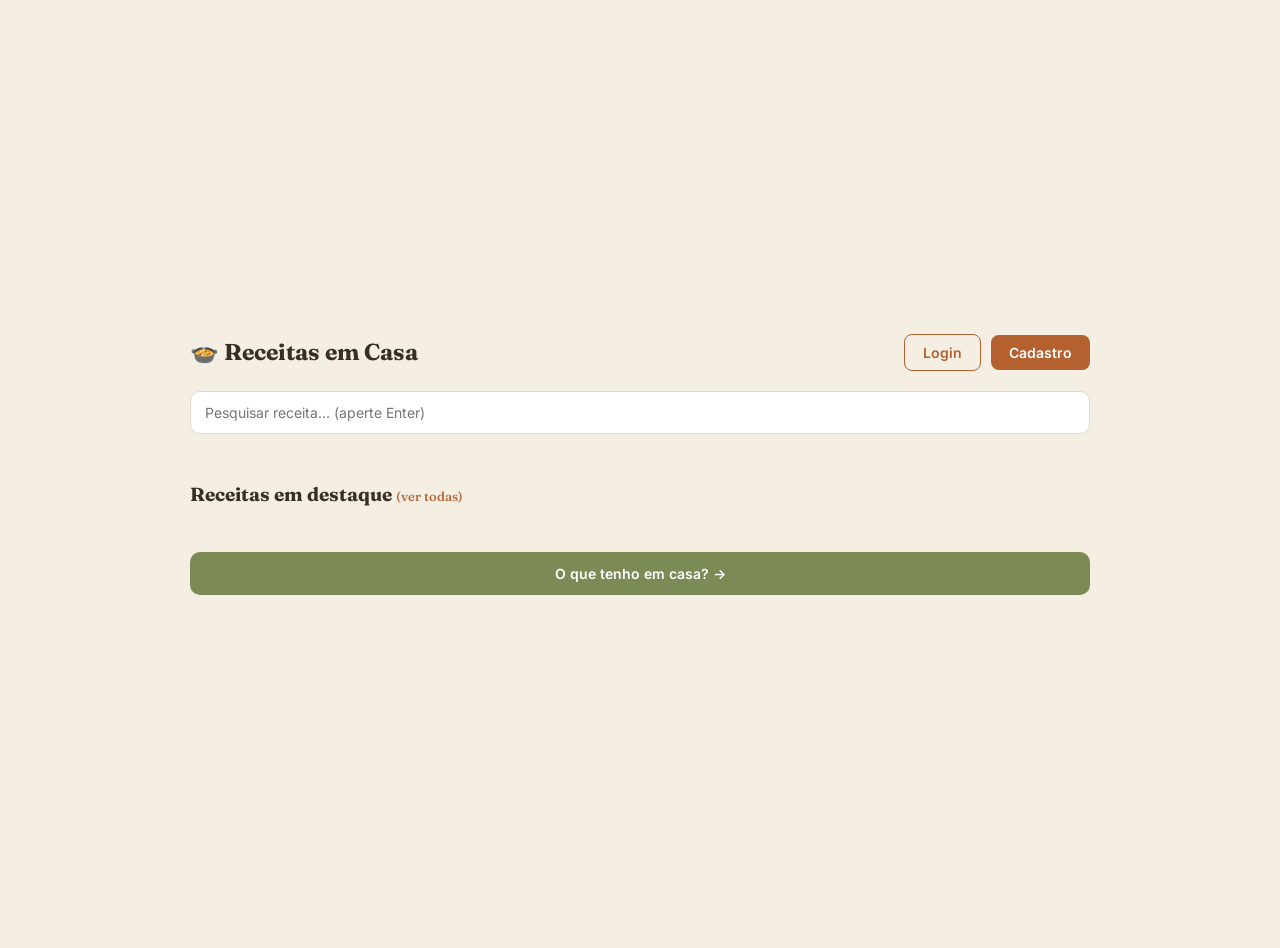
<file: www/index.html>
<!-- Página inicial com acesso às principais funcionalidades. -->

<!DOCTYPE html>
<html lang="pt-BR">
<head>
<meta charset="UTF-8">
<meta name="viewport" content="width=device-width, initial-scale=1.0">
<title>Receitas em Casa</title>
<link rel="stylesheet" href="css/style.css?v=103">
</head>
<body>


  <div class="pagina-inicial">

    <div class="top-bar">
      <h1>🍲 Receitas em Casa</h1>
      <div class="botoes" id="botoesTopo"></div>
    </div>

    <input type="text" id="buscaHome" class="busca" placeholder="Pesquisar receita... (aperte Enter)">

    <div class="categorias" id="categoriasHome"></div>

    <h2 class="secao-titulo">Receitas em destaque <a href="lista.html" style="font-size: 13px;">(ver todas)</a></h2>

    <!-- os cards de destaque são só os 3 primeiros do banco de dados mockado -->
    <div class="grid-receitas" id="listaDestaque"></div>

    <a href="o-que-tenho.php" class="destaque-outro">O que tenho em casa? →</a>

  </div>

  <script src="js/dados.js?v=99"></script>
  <script src="js/favoritos-helper.js?v=99"></script>
  <script src="js/home.js?v=105"></script>
</body>
</html>
</file>
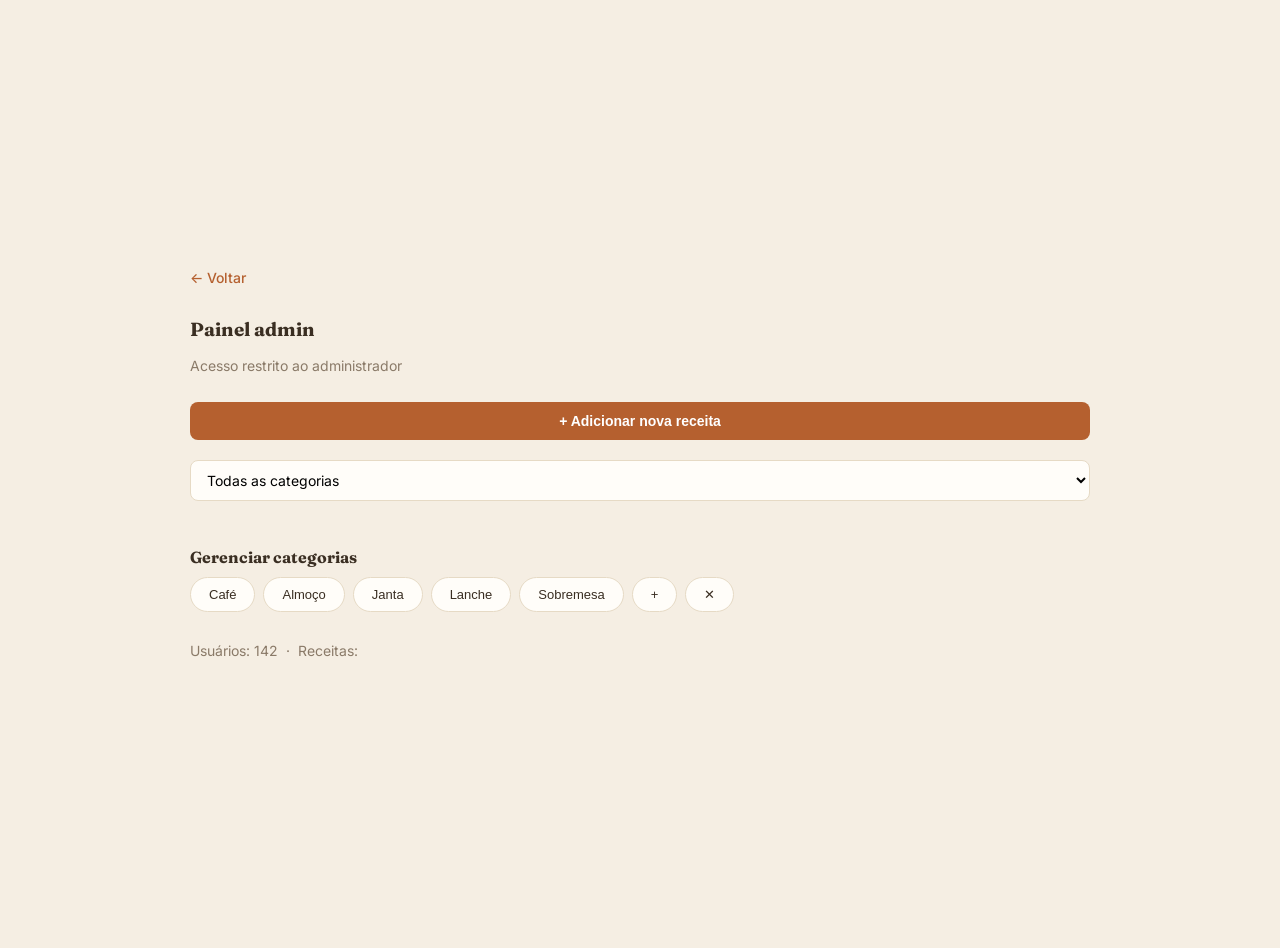
<file: www/admin.html>
<!DOCTYPE html>
<html lang="pt-BR">
<head>
<meta charset="UTF-8">
<meta name="viewport" content="width=device-width, initial-scale=1.0">
<title>Painel admin — Receitas em Casa</title>
<link rel="stylesheet" href="css/style.css">
</head>
<body>

  <div class="pagina-inicial">

    <a href="index.html" class="voltar">← Voltar</a>

    <h2 class="secao-titulo">Painel admin</h2>
    <p class="subtitle">Acesso restrito ao administrador</p>

    <button type="button" id="btnAddReceita" style="margin-bottom: 20px;">+ Adicionar nova receita</button>

    <select id="filtroAdmin" class="filtro">
      <option value="todos">Todas as categorias</option>
      <option value="cafe">Café</option>
      <option value="almoco">Almoço</option>
      <option value="janta">Janta</option>
      <option value="lanche">Lanche</option>
      <option value="sobremesa">Sobremesa</option>
    </select>

    <!-- lista montada a partir de js/dados.js?v=99 -->
    <div class="lista-admin" id="listaAdmin"></div>

    <h3 style="font-family: 'Fraunces', serif; font-size: 16px; margin-bottom: 10px;">Gerenciar categorias</h3>
    <div class="categorias" id="categoriasAdmin">
      <button type="button">Café</button>
      <button type="button">Almoço</button>
      <button type="button">Janta</button>
      <button type="button">Lanche</button>
      <button type="button">Sobremesa</button>
      <button type="button" id="btnAddCategoria">+</button>
      <button type="button" id="btnRemCategoria">✕</button>
    </div>

    <p class="subtitle" style="margin-top: 24px;">Usuários: 142 &nbsp;·&nbsp; Receitas: <span id="totalReceitas"></span></p>

  </div>

  <script src="js/dados.js?v=99"></script>
  <script src="js/favoritos-helper.js?v=99"></script>
  <script src="js/admin.js?v=99"></script>
</body>
</html>
</file>
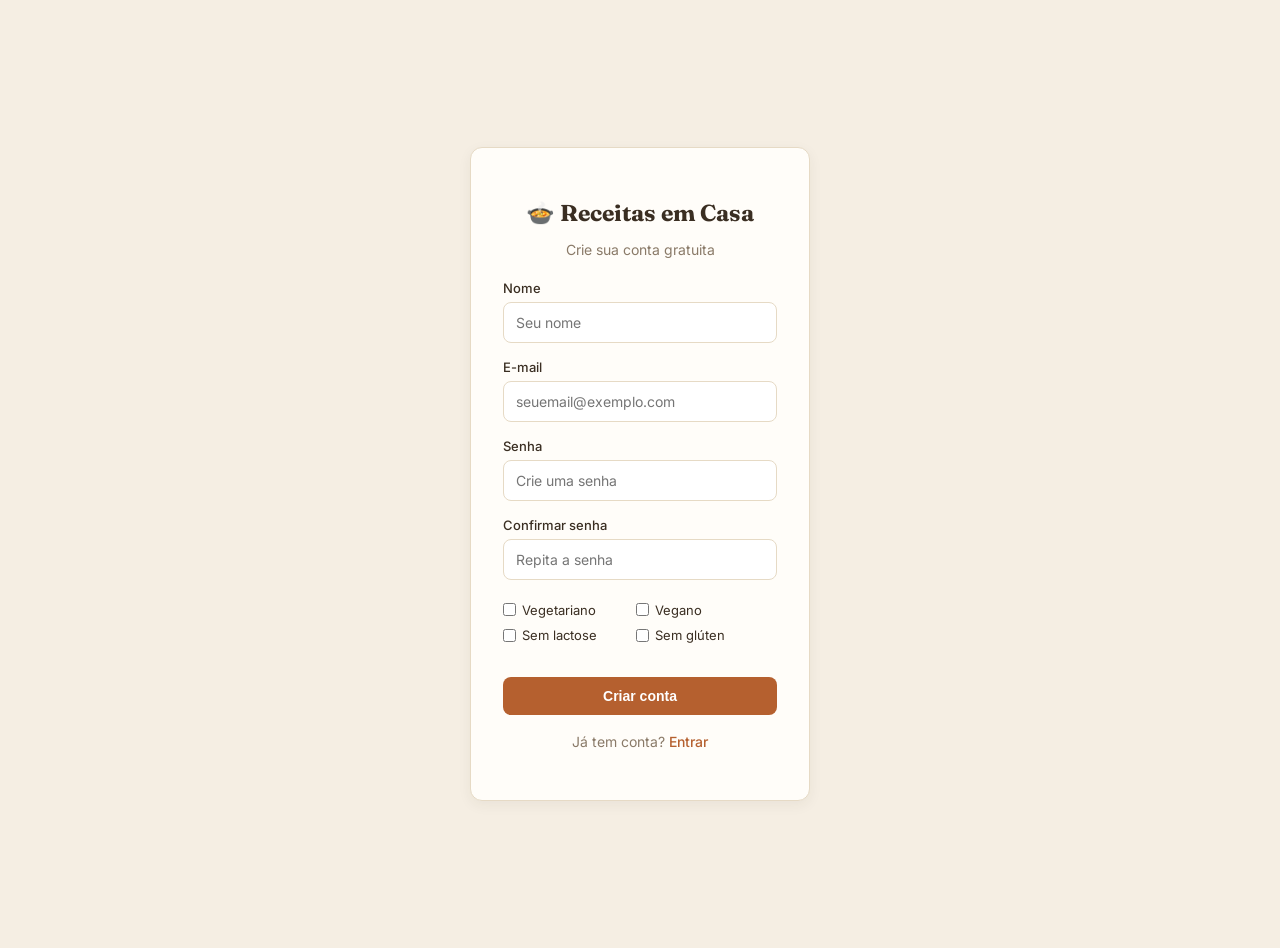
<file: www/cadastro.html>
<!DOCTYPE html>
<html lang="pt-BR">
<head>
<meta charset="UTF-8">
<meta name="viewport" content="width=device-width, initial-scale=1.0">
<title>Cadastro — Receitas em Casa</title>
<link rel="stylesheet" href="css/style.css?v=103">
</head>
<body>

  <div class="card">
    <h1>🍲 Receitas em Casa</h1>
    <p class="subtitle">Crie sua conta gratuita</p>

    <!-- Tela simulada: não há cadastro real. O botão navega direto
         para a página inicial, como se a conta já tivesse sido criada -->
    <label for="nome">Nome</label>
    <input type="text" id="nome" placeholder="Seu nome">

    <label for="email">E-mail</label>
    <input type="email" id="email" placeholder="seuemail@exemplo.com">

    <label for="senha">Senha</label>
    <input type="password" id="senha" placeholder="Crie uma senha">

    <label for="confirmarSenha">Confirmar senha</label>
    <input type="password" id="confirmarSenha" placeholder="Repita a senha">

    <div class="checkboxes">
      <label><input type="checkbox" id="vegetariano"> Vegetariano</label>
      <label><input type="checkbox" id="vegano"> Vegano</label>
      <label><input type="checkbox" id="semLactose"> Sem lactose</label>
      <label><input type="checkbox" id="semGluten"> Sem glúten</label>
    </div>

    <button type="button" id="criarConta">Criar conta</button>
    <p id="mensagemErro"></p>

    <p class="link">Já tem conta? <a href="login.html">Entrar</a></p>
  </div>

  <script src="js/cadastro.js?v=99"></script>
</body>
</html>
</file>
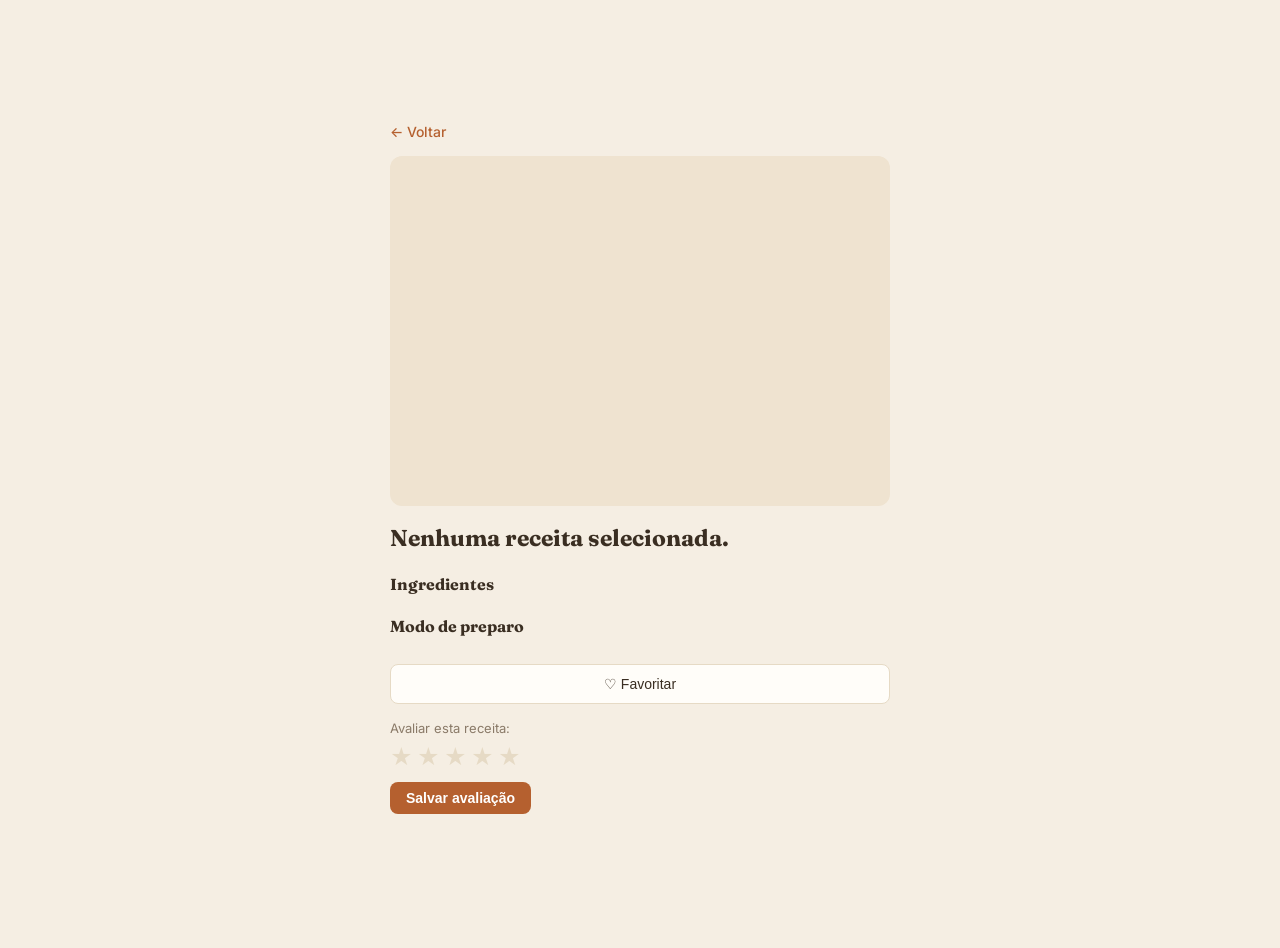
<file: www/detalhe.html>
<!DOCTYPE html>
<html lang="pt-BR">
<head>
<meta charset="UTF-8">
<meta name="viewport" content="width=device-width, initial-scale=1.0">
<title>Detalhes da receita — Receitas em Casa</title>
<link rel="stylesheet" href="css/style.css?v=103">
</head>
<body>

  <div class="receita-detalhe">

    <a href="index.html" class="voltar">← Voltar</a>

    <div class="foto-grande" id="fotoReceita"></div>

    <h1 id="nomeReceita">Carregando receita...</h1>
    <p class="meta" id="metaReceita"></p>

    <h3>Ingredientes</h3>
    <ul id="ingredientesReceita"></ul>

    <h3>Modo de preparo</h3>
    <ol id="preparoReceita"></ol>

    <div class="acoes">
      <button id="btnFavoritar" type="button">♡ Favoritar</button>
    </div>

    <div style="margin-top: 16px;">
      <p style="font-size: 13px; color: #8A7A68; margin-bottom: 8px;">Avaliar esta receita:</p>
      <div class="estrelas" id="estrelas">
        <span data-valor="1">★</span>
        <span data-valor="2">★</span>
        <span data-valor="3">★</span>
        <span data-valor="4">★</span>
        <span data-valor="5">★</span>
      </div>
      <button type="button" id="btnSalvarAvaliacao" style="width: auto; margin-top: 12px; padding: 8px 16px;">Salvar avaliação</button>
      <p id="msgAvaliacao" style="font-size: 13px; color: #8A7A68; margin-top: 8px;"></p>
    </div>

  </div>

  <script src="js/dados.js?v=99"></script>
  <script src="js/favoritos-helper.js?v=99"></script>
  <script src="js/detalhe.js?v=108"></script>
</body>
</html>
</file>
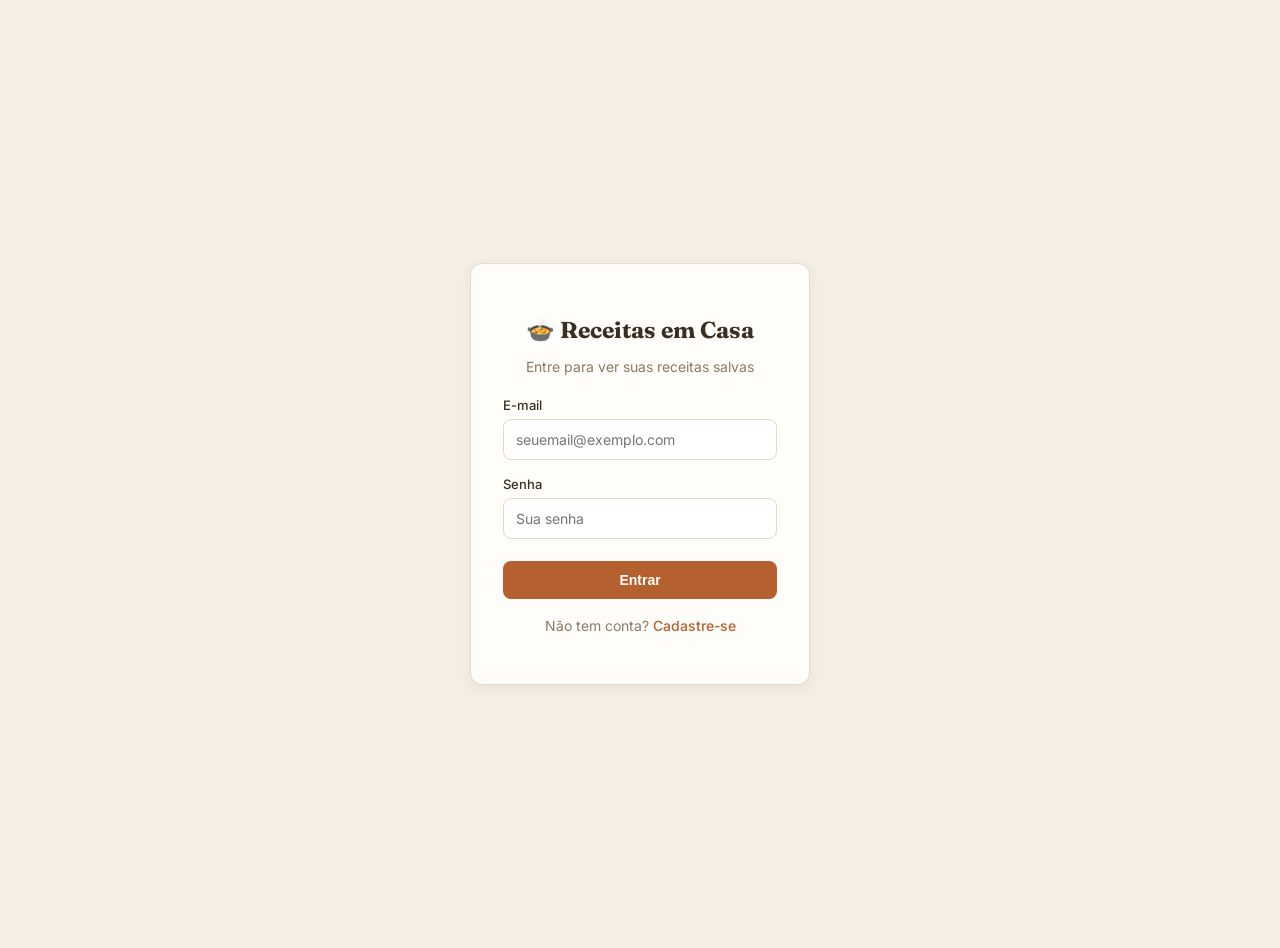
<file: www/favoritos.html>
<!DOCTYPE html>
<html lang="pt-BR">
<head>
<meta charset="UTF-8">
<meta name="viewport" content="width=device-width, initial-scale=1.0">
<title>Favoritos — Receitas em Casa</title>
<link rel="stylesheet" href="css/style.css?v=103">
</head>
<body>

  <div class="pagina-inicial">

    <a href="perfil.php" class="voltar">← Voltar</a>

    <h2 class="secao-titulo">Receitas salvas</h2>

    <!-- os cards são montados a partir do que está salvo no localStorage -->
    <div class="grid-receitas" id="listaFavoritos"></div>

  </div>

  <script src="js/dados.js?v=99"></script>
  <script src="js/favoritos-helper.js?v=99"></script>
  <script src="js/favoritos.js?v=105"></script></body>
</html>
</file>
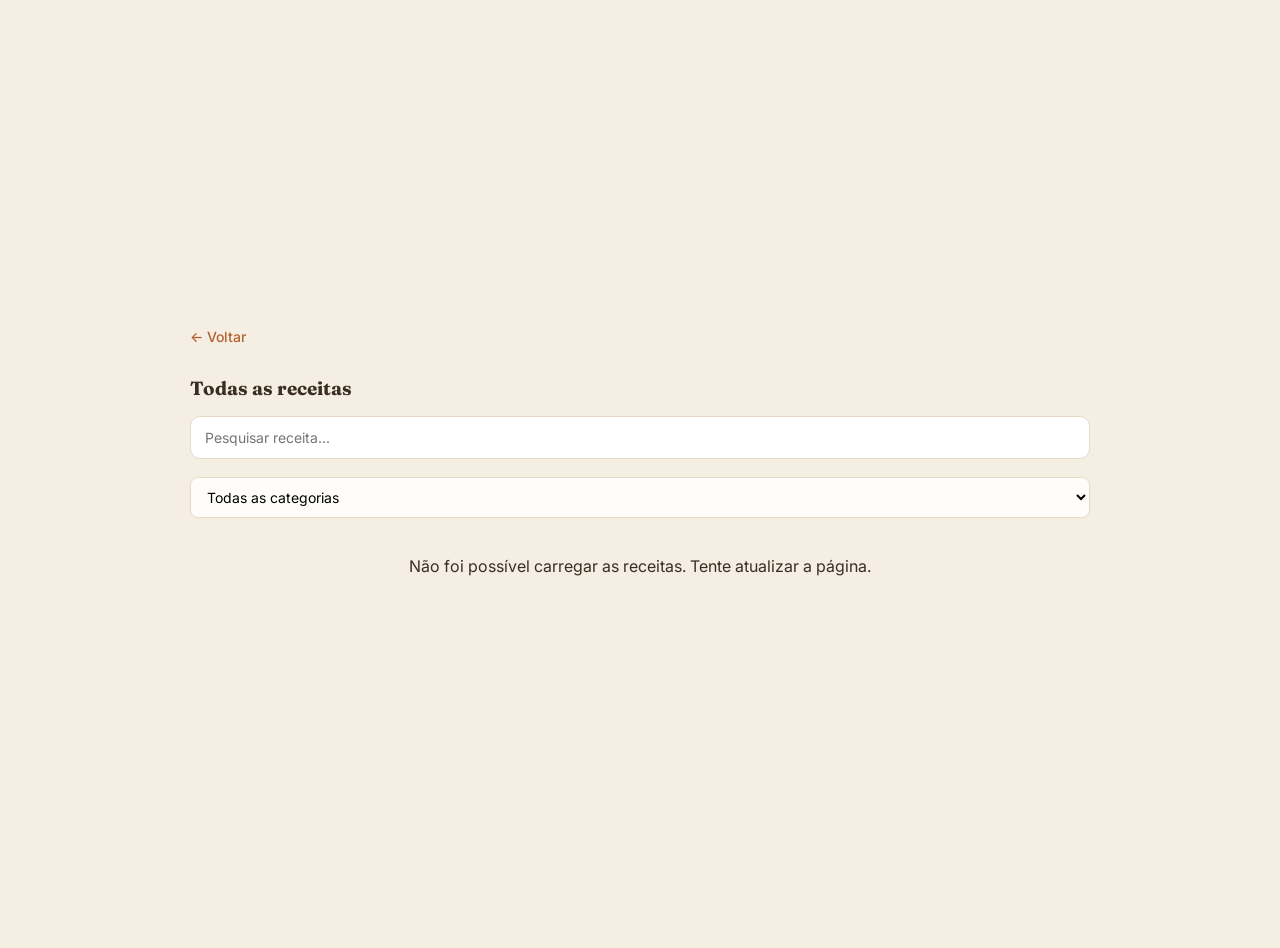
<file: www/lista.html>
<!DOCTYPE html>
<html lang="pt-BR">
<head>
<meta charset="UTF-8">
<meta name="viewport" content="width=device-width, initial-scale=1.0">
<title>Receitas — Receitas em Casa</title>
<link rel="stylesheet" href="css/style.css?v=103">
</head>
<body>

  <div class="pagina-inicial">

    <a href="index.html" class="voltar">← Voltar</a>

    <h2 class="secao-titulo">Todas as receitas</h2>

    <input type="text" id="busca" class="busca" placeholder="Pesquisar receita...">

    <select id="filtroCategoria" class="filtro">
      <option value="todos">Todas as categorias</option>
      <option value="cafe">Café</option>
      <option value="almoco">Almoço</option>
      <option value="janta">Janta</option>
      <option value="lanche">Lanche</option>
      <option value="sobremesa">Sobremesa</option>
    </select>

    <!-- os cards são gerados pelo js/lista.js?v=105 a partir de js/dados.js?v=99 -->
    <div class="grid-receitas" id="listaReceitas"></div>

  </div>

  <script src="js/dados.js?v=99"></script>
  <script src="js/favoritos-helper.js?v=99"></script>
  <script src="js/lista.js?v=105"></script>
</body>
</html>
</file>
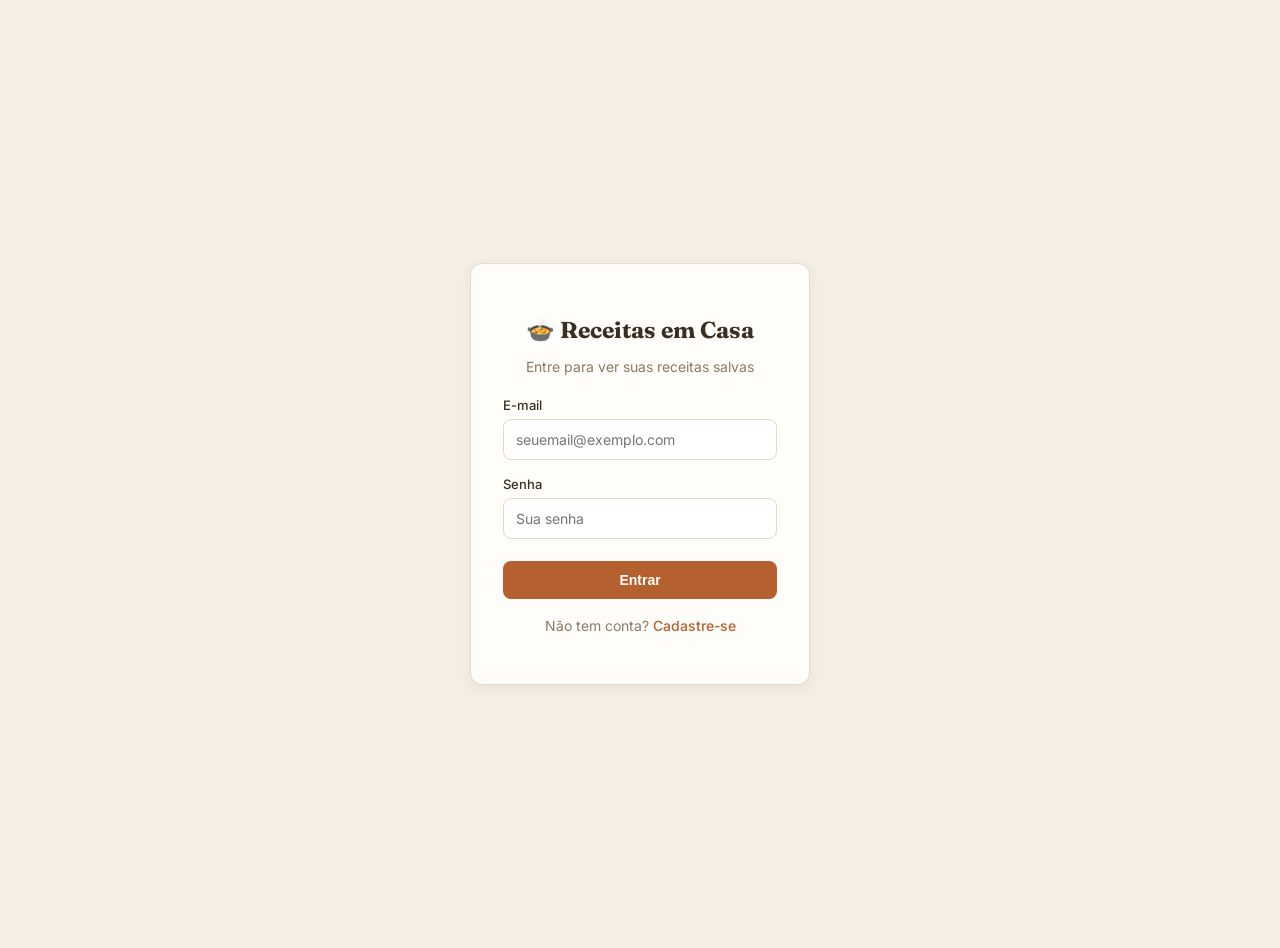
<file: www/login.html>
﻿<!DOCTYPE html>
<html lang="pt-BR">
<head>
<meta charset="UTF-8">
<meta name="viewport" content="width=device-width, initial-scale=1.0">
<title>Entrar — Receitas em Casa</title>
<link rel="stylesheet" href="css/style.css?v=103">
</head>
<body>

  <div class="card">
    <h1>🍲 Receitas em Casa</h1>
    <p class="subtitle">Entre para ver suas receitas salvas</p>

    <label for="email">E-mail</label>
    <input type="email" id="email" placeholder="seuemail@exemplo.com">

    <label for="senha">Senha</label>
    <input type="password" id="senha" placeholder="Sua senha">

    <button type="button" id="entrar">Entrar</button>
    <p class="erro" id="mensagemErro" style="text-align: center;"></p>

    <p class="link">Não tem conta? <a href="cadastro.html">Cadastre-se</a></p>
  </div>

  <script>
    document.getElementById('entrar').addEventListener('click', function () {
      const email = document.getElementById('email').value.trim();
      const senha = document.getElementById('senha').value;
      const mensagemErro = document.getElementById('mensagemErro');

      mensagemErro.textContent = '';

      if (!email || !senha) {
        mensagemErro.textContent = 'Preencha todos os campos.';
        return;
      }

      const dados = new FormData();
      dados.append('email', email);
      dados.append('senha', senha);

      fetch('processa_login.php', {
        method: 'POST',
        body: dados
      })
        .then(function (resposta) {
          return resposta.text();
        })
        .then(function (mensagem) {
          mensagem = mensagem.trim();

          if (mensagem === 'Login realizado com sucesso!admin' ||
              mensagem === 'Login realizado com sucesso!usuario') {
            return fetch('verificar_sessao.php', { cache: 'no-store', credentials: 'same-origin' })
              .then(function (resposta) { return resposta.json(); })
              .then(function (sessao) {
                if (!sessao.logado) {
                  mensagemErro.textContent = 'Login aceito, mas a sessão não foi mantida.';
                  return;
                }
                window.location.href = 'index.html';
              });
          } else {
            mensagemErro.textContent = mensagem;
          }
        })
        .catch(function () {
          mensagemErro.textContent = 'Erro ao realizar login. Tente novamente.';
        });
    });
  </script>

</body>
</html>
</file>
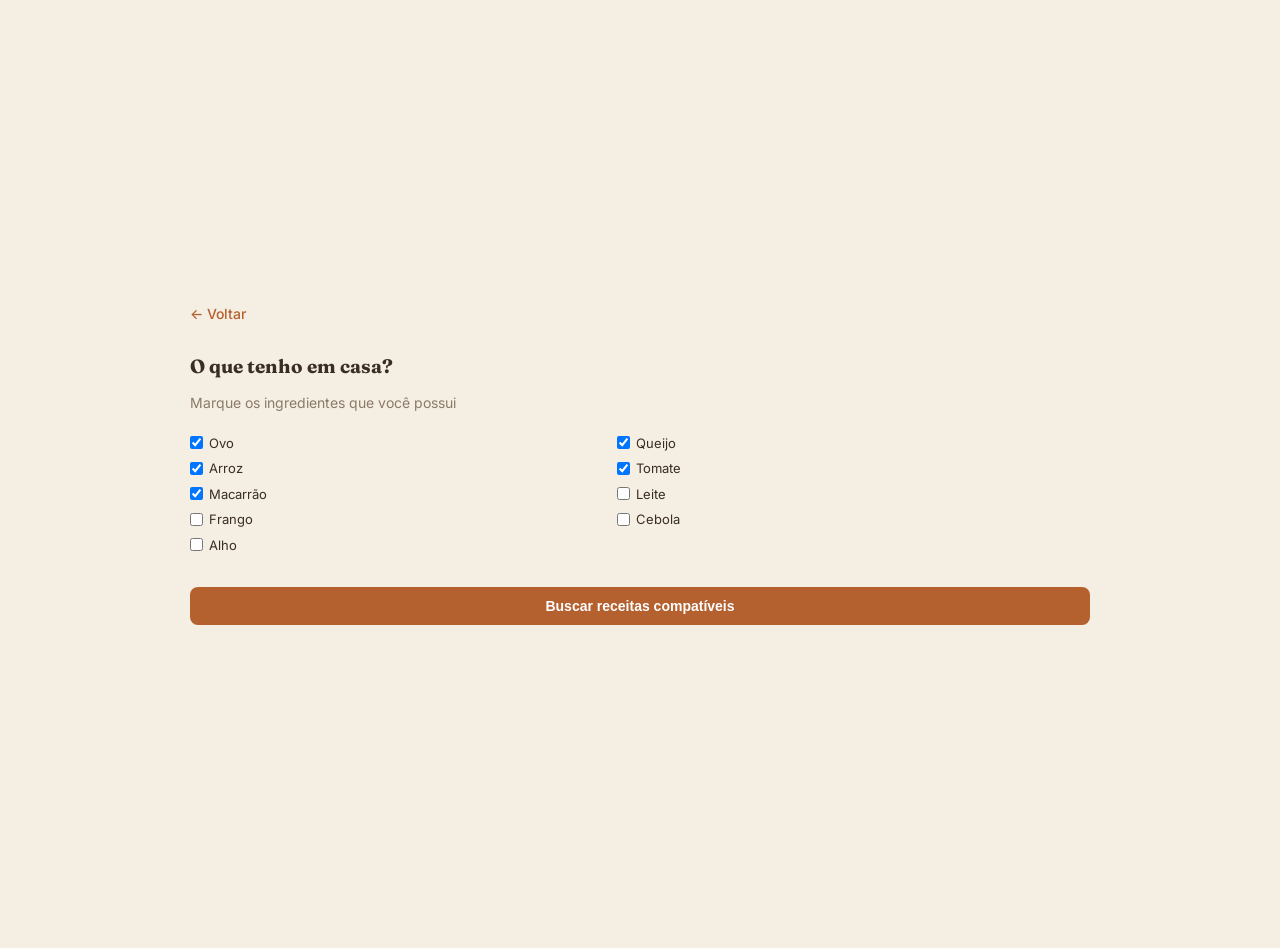
<file: www/o-que-tenho.html>
<!DOCTYPE html>
<html lang="pt-BR">
<head>
<meta charset="UTF-8">
<meta name="viewport" content="width=device-width, initial-scale=1.0">
<title>O que tenho em casa? — Receitas em Casa</title>
<link rel="stylesheet" href="css/style.css">
</head>
<body>

  <div class="pagina-inicial">

    <a href="index.html" class="voltar">← Voltar</a>

    <h2 class="secao-titulo">O que tenho em casa?</h2>
    <p class="subtitle">Marque os ingredientes que você possui</p>

    <div class="checkboxes" id="listaIngredientes">
      <label><input type="checkbox" value="Ovo" checked> Ovo</label>
      <label><input type="checkbox" value="Queijo" checked> Queijo</label>
      <label><input type="checkbox" value="Arroz" checked> Arroz</label>
      <label><input type="checkbox" value="Tomate" checked> Tomate</label>
      <label><input type="checkbox" value="Macarrão" checked> Macarrão</label>
      <label><input type="checkbox" value="Leite"> Leite</label>
      <label><input type="checkbox" value="Frango"> Frango</label>
      <label><input type="checkbox" value="Cebola"> Cebola</label>
      <label><input type="checkbox" value="Alho"> Alho</label>
    </div>

    <button type="button" id="btnAddIngrediente" style="margin-bottom: 16px; background: #FFFDF9; color: #3A2E22; border: 1px solid #E6DAC5;">+ Adicionar ingrediente</button>

    <button type="button" id="btnBuscar">Buscar receitas compatíveis</button>

    <p id="resultado" style="margin-top: 20px; font-weight: 600;"></p>

    <div class="grid-receitas" id="listaResultado"></div>

  </div>

  <script src="js/dados.js"></script>
  <script src="js/favoritos-helper.js"></script>
  <script src="js/oQueTenho.js"></script>
</body>
</html>
</file>
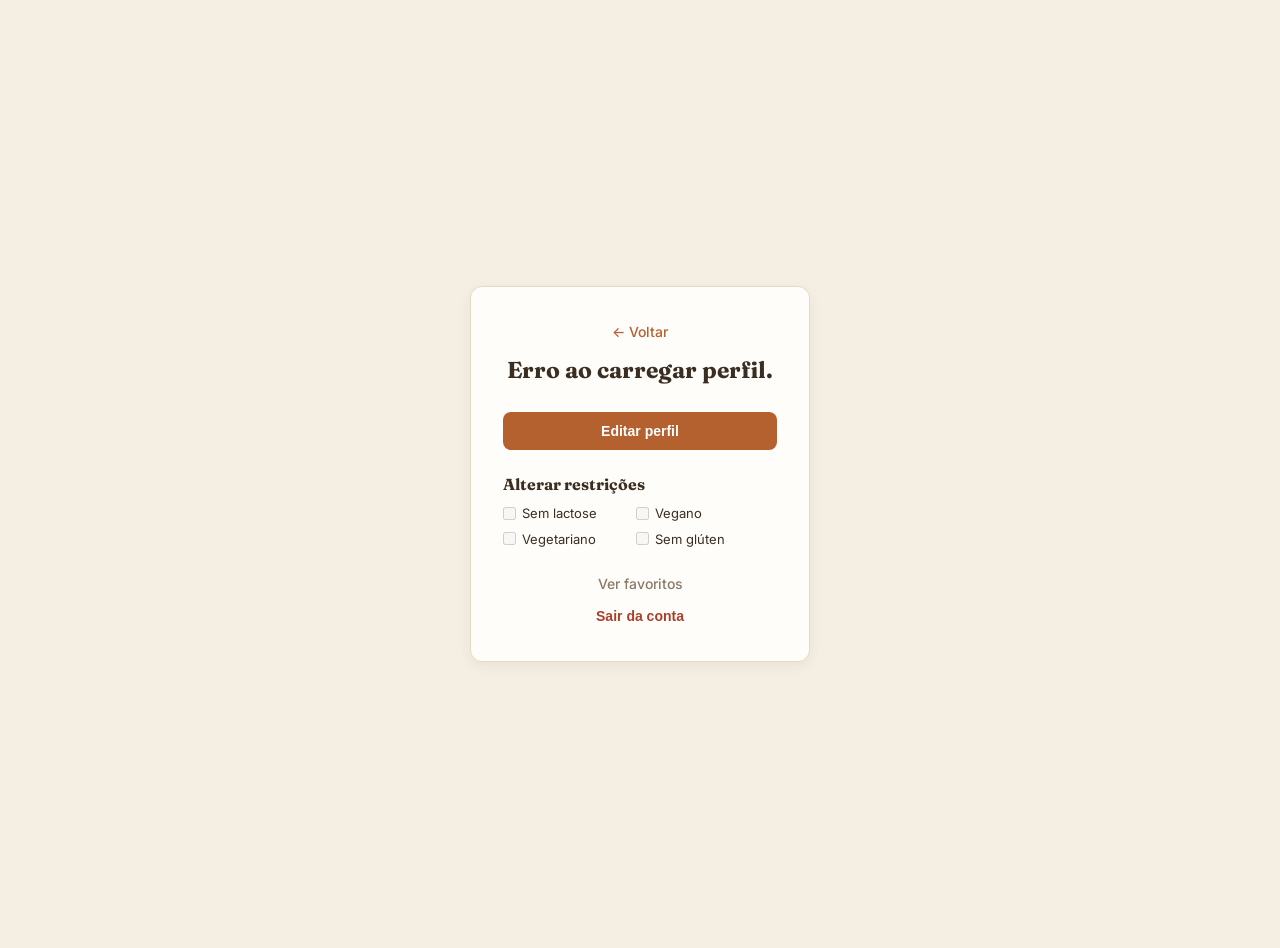
<file: www/perfil.html>
<!DOCTYPE html>
<html lang="pt-BR">
<head>
<meta charset="UTF-8">
<meta name="viewport" content="width=device-width, initial-scale=1.0">
<title>Perfil — Receitas em Casa</title>
<link rel="stylesheet" href="css/style.css">
</head>
<body>

  <div class="card">
    <a href="index.html" class="voltar" style="display: block; margin-bottom: 12px;">← Voltar</a>

    <h1 id="nomePerfil">👤 Carregando...</h1>
<p class="subtitle" id="emailPerfil"></p>

    <button type="button" id="btnEditarPerfil">Editar perfil</button>

    <h3 style="font-family: 'Fraunces', serif; font-size: 16px; margin: 24px 0 10px; text-align: left;">Alterar restrições</h3>
    <div class="checkboxes">
  <label><input type="checkbox" id="semLactose"> Sem lactose</label>
  <label><input type="checkbox" id="vegano"> Vegano</label>
  <label><input type="checkbox" id="vegetariano"> Vegetariano</label>
  <label><input type="checkbox" id="semGluten"> Sem glúten</label>
</div>

    <a href="favoritos.html" class="link" style="display: block; margin-bottom: 10px;">Ver favoritos</a>
    <button type="button" id="btnSair" style="background: none; border: none; color: #A8402A; padding: 0; font-size: 14px; cursor: pointer;">Sair da conta</button>
  </div>

  <script src="js/favoritos-helper.js?v=99"></script>
  <script src="js/perfil.js?v=99"></script>

</body>
</html>
</file>
<file: www/css/style.css>
@import url('https://fonts.googleapis.com/css2?family=Fraunces:wght@600&family=Inter:wght@400;500;600&display=swap');

body {
  font-family: 'Inter', Arial, sans-serif;
  background: #F5EEE3;
  color: #3A2E22;
  display: flex;
  justify-content: center;
  align-items: center;
  min-height: 100vh;
  margin: 0;
  padding: 24px 16px;
}

.card {
  background: #FFFDF9;
  border: 1px solid #E6DAC5;
  border-radius: 12px;
  padding: 36px 32px;
  width: 100%;
  max-width: 340px;
  text-align: center;
  box-sizing: border-box;
  box-shadow: 0 4px 14px rgba(58, 46, 34, 0.06);
}

h1 {
  font-family: 'Fraunces', serif;
  font-size: 23px;
  margin-bottom: 4px;
}

p.subtitle {
  color: #8A7A68;
  font-size: 14px;
  margin-bottom: 22px;
}

label {
  display: block;
  text-align: left;
  font-size: 13px;
  font-weight: 500;
  margin-bottom: 6px;
}

input {
  width: 100%;
  padding: 11px 12px;
  margin-bottom: 16px;
  border: 1px solid #E6DAC5;
  border-radius: 8px;
  font-size: 14px;
  font-family: 'Inter', Arial, sans-serif;
  box-sizing: border-box;
}

input:focus {
  outline: none;
  border-color: #B5602F;
}

.checkboxes {
  text-align: left;
  margin: 4px 0 20px;
}

.checkboxes label {
  display: inline-flex;
  align-items: center;
  gap: 6px;
  font-size: 13px;
  font-weight: 400;
  width: 47%;
  margin-bottom: 8px;
}

.checkboxes input {
  width: auto;
  margin: 0;
}

button {
  width: 100%;
  padding: 11px;
  background: #B5602F;
  color: white;
  border: none;
  border-radius: 8px;
  font-size: 14px;
  font-weight: 600;
  cursor: pointer;
  margin-top: 6px;
  transition: background 0.15s ease;
}

button:hover {
  background: #8F4A24;
}

.link {
  font-size: 14px;
  margin-top: 18px;
  color: #8A7A68;
}

a {
  color: #B5602F;
  font-weight: 500;
  text-decoration: none;
}

a:hover {
  text-decoration: underline;
}

@media (max-width: 380px) {
  .card {
    padding: 28px 22px;
  }
}

/* ===== Página inicial ===== */

.top-bar {
  width: 100%;
  max-width: 900px;
  display: flex;
  justify-content: space-between;
  align-items: center;
  margin-bottom: 20px;
  flex-wrap: wrap;
  gap: 12px;
}

.top-bar h1 {
  margin: 0;
}

.top-bar .botoes a {
  display: inline-block;
  margin-left: 10px;
  padding: 9px 18px;
  border-radius: 8px;
  font-size: 14px;
  font-weight: 600;
  text-decoration: none;
}

.top-bar .botoes .entrar {
  color: #B5602F;
  border: 1px solid #B5602F;
}

.top-bar .botoes .cadastrar {
  background: #B5602F;
  color: white;
}

.pagina-inicial {
  width: 100%;
  max-width: 900px;
}

.busca {
  width: 100%;
  padding: 12px 14px;
  border: 1px solid #E6DAC5;
  border-radius: 10px;
  font-size: 14px;
  font-family: 'Inter', Arial, sans-serif;
  margin-bottom: 18px;
  box-sizing: border-box;
}

.categorias {
  display: flex;
  flex-wrap: wrap;
  gap: 8px;
  margin-bottom: 30px;
}

.categorias button,
.categorias a {
  width: auto;
  margin: 0;
  padding: 9px 18px;
  background: #FFFDF9;
  color: #3A2E22;
  font-weight: 500;
  border: 1px solid #E6DAC5;
  border-radius: 999px;
  font-size: 13px;
  text-decoration: none;
  display: inline-block;
}

.categorias button:hover,
.categorias a:hover {
  background: #F5EEE3;
}

h2.secao-titulo {
  font-family: 'Fraunces', serif;
  font-size: 19px;
  margin-bottom: 16px;
}

.grid-receitas {
  display: grid;
  grid-template-columns: repeat(auto-fit, minmax(220px, 1fr));
  gap: 18px;
  margin-bottom: 30px;
}

.receita-card {
  background: #FFFDF9;
  border: 1px solid #E6DAC5;
  border-radius: 12px;
  overflow: hidden;
  text-align: left;
  box-shadow: 0 4px 14px rgba(58, 46, 34, 0.05);
}

.receita-card .foto {
  height: 220px;
  background: #EFE3D0;
  display: flex;
  align-items: center;
  justify-content: center;
  font-size: 34px;
}

.receita-card .info {
  padding: 16px;
}

.receita-card .info h3 {
  font-family: 'Fraunces', serif;
  font-size: 16px;
  margin: 0 0 8px;
}

.receita-card .info .meta {
  color: #8A7A68;
  font-size: 13px;
  margin-bottom: 12px;
}

.receita-card .info a {
  font-size: 13px;
}

.destaque-outro {
  display: block;
  text-align: center;
  background: #7C8A56;
  color: white !important;
  padding: 13px;
  border-radius: 10px;
  text-decoration: none;
  font-weight: 600;
  font-size: 14px;
  margin-bottom: 20px;
}

/* ===== Lista de receitas ===== */

.filtro {
  width: 100%;
  padding: 10px 12px;
  margin-bottom: 22px;
  border: 1px solid #E6DAC5;
  border-radius: 8px;
  font-size: 14px;
  font-family: 'Inter', Arial, sans-serif;
  background: #FFFDF9;
}

.voltar {
  display: inline-block;
  margin-bottom: 16px;
  font-size: 14px;
}

/* ===== Detalhe da receita ===== */

.receita-detalhe {
  width: 100%;
  max-width: 500px;
}

.receita-detalhe .foto-grande {
  height: 350px;
  background: #EFE3D0;
  border-radius: 12px;
  display: flex;
  align-items: center;
  justify-content: center;
  font-size: 60px;
  margin-bottom: 18px;
}

.receita-detalhe h1 {
  text-align: left;
  margin-bottom: 6px;
}

.receita-detalhe .meta {
  color: #8A7A68;
  font-size: 14px;
  margin-bottom: 20px;
}

.receita-detalhe h3 {
  font-family: 'Fraunces', serif;
  font-size: 16px;
  margin-bottom: 10px;
  margin-top: 22px;
}

.receita-detalhe ul,
.receita-detalhe ol {
  padding-left: 20px;
  font-size: 14px;
  line-height: 1.7;
}

.acoes {
  display: flex;
  gap: 10px;
  margin-top: 22px;
}

.acoes button {
  width: auto;
  flex: 1;
  background: #FFFDF9;
  color: #3A2E22;
  border: 1px solid #E6DAC5;
  font-weight: 500;
}

.acoes button.favoritado {
  background: #B5602F;
  color: white;
  border-color: #B5602F;
}

/* ===== O que tenho em casa? ===== */

#listaResultado {
  display: none;
}

/* ===== Painel admin ===== */

.lista-admin {
  margin-bottom: 24px;
}

.item-admin {
  display: flex;
  justify-content: space-between;
  align-items: center;
  padding: 12px 0;
  border-bottom: 1px solid #E6DAC5;
  font-size: 14px;
}

.item-admin span:last-child a {
  margin-left: 10px;
  font-size: 13px;
}

/* ===== Avaliação por estrelas ===== */

.estrelas {
  display: flex;
  gap: 4px;
  font-size: 22px;
  cursor: pointer;
}

.estrelas span {
  color: #E6DAC5;
}

.estrelas span.ativa {
  color: #D9A441;
}

/* ===== Remover dos favoritos ===== */

.remover {
  width: auto;
  background: none;
  border: none;
  color: #A8402A;
  font-size: 13px;
  font-weight: 500;
  padding: 0;
  margin: 0 0 0 12px;
  cursor: pointer;
}

.fav-card {
  width: auto;
  background: none;
  border: none;
  color: #B5602F;
  font-size: 13px;
  font-weight: 500;
  padding: 0;
  margin: 0 0 0 12px;
  cursor: pointer;
}

.fav-card.favoritado {
  color: #8F4A24;
  font-weight: 600;
}


/* Textos dos detalhes da receita */

.receita-detalhe #metaReceita + div {
  color: #3A2E22 !important;
  font-family: 'Inter', Arial, sans-serif;
  font-size: 16px !important;
  line-height: 1.8;
}

.receita-detalhe #metaReceita + div strong {
  color: #3A2E22;
}

.receita-detalhe #ingredientesReceita,
.receita-detalhe #preparoReceita {
  font-family: 'Inter', Arial, sans-serif;
  font-size: 16px;
  color: #3A2E22;
  line-height: 1.8;
}
</file>
